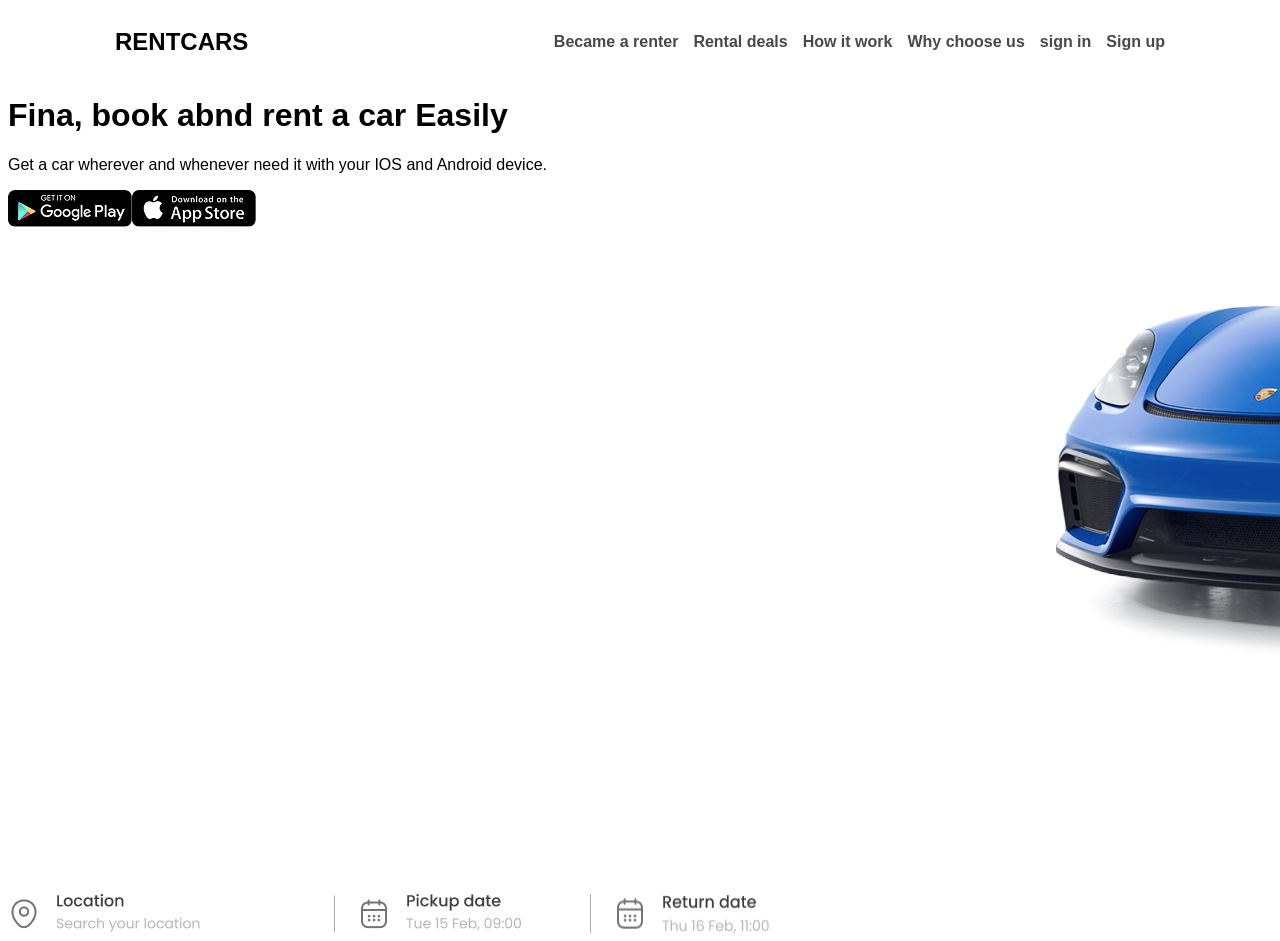
<file: html/index.html>
<!DOCTYPE html>
<html lang="en">

<head>
    <meta charset="UTF-8">
    <meta name="viewport" content="width=device-width, initial-scale=1.0">
    <title>segundo-parcial-019285</title>
    <link rel="stylesheet" href="style.css">
    <link rel="stylesheet" href="style.css">
    <link rel="preconnect" href="https://fonts.googleapis.com">
    <link rel="preconnect" href="https://fonts.gstatic.com" crossorigin>
    <link href="https://fonts.googleapis.com/css2?family=Poppins:wght@400;500;600;700&display=swap" rel="stylesheet">
</head>

<body>

    <header>
        <div class="encabezado">
            <h2 id="logo">RENTCARS</h2>
            <nav class="links">
                <a href="">Became a renter</a>
                <a href="rentalDeals.html">Rental deals</a>
                <a href="howItWorks.html">How it work</a>
                <a href="whyChooseUs.html">Why choose us</a>
                <a href="">sign in</a>
                <a href="">Sign up</a>
            </nav>
        </div>
    </header>

    <h1>Fina, book abnd rent a car Easily</h1>
    <p>Get a car wherever and whenever need it with your IOS and Android device.</p>
    <div class="imagenes">
        <div class="imagenes2">
            <img src="assets/Android.png" id="android">
            <img src="assets/IOS.png" id="IOS">
        </div>
        <div class="imgfondo">
        <img id ="img1" src="assets/car 2 1.png" id="carro">
        <img id="img2" src="assets/LogoFondo.png" alt="">
        </div>
    </div>
    <div class="imagenes3">
        <img src="assets/Location.png" id="location">
        <img src="assets/Pickup fecha.png" id="fecha1">
        <img src="assets/Return fecha.png" id="fecha2">
    </div>
</body>

</html>
</file>
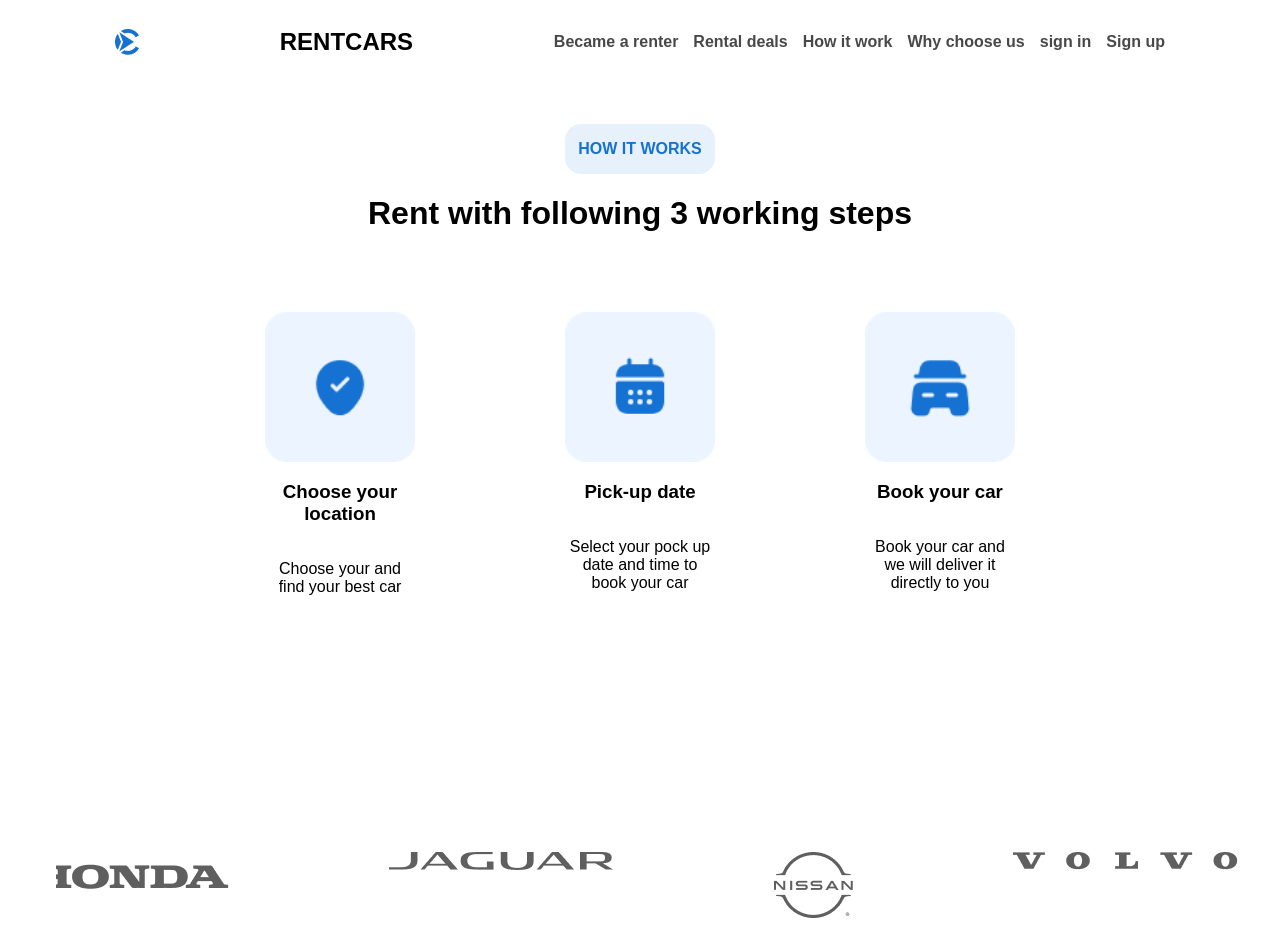
<file: html/howItWorks.html>
<!DOCTYPE html>
<html lang="en">

<head>
    <meta charset="UTF-8">
    <meta name="viewport" content="width=device-width, initial-scale=1.0">
    <title>How It Works</title>
    <link rel="stylesheet" href="style.css">
    <link rel="preconnect" href="https://fonts.googleapis.com">
    <link rel="preconnect" href="https://fonts.gstatic.com" crossorigin>
    <link href="https://fonts.googleapis.com/css2?family=Poppins:wght@400;500;600;700&display=swap" rel="stylesheet">
</head>

<body>
    <header>
        <div class="encabezado">
                <img id = "LogoRENTCARS" src="assets/LogoRENTCARS.png" alt="">
                <h2>RENTCARS</h2>
                <nav class="links">
                    <a href="index.html">Became a renter</a>
                    <a href="rentalDeals.html">Rental deals</a>
                    <a href="howItWorks.html">How it work</a>
                    <a href="whyChooseUs.html">Why choose us</a>
                    <a href="">sign in</a>
                    <a href="">Sign up</a>
                </nav>
        </div>
    </header>

    <h4 id="titulo">HOW IT WORKS</h4>
    <h1 id="subtitulo">Rent with following 3 working steps</h1>

    <div class="contener">
        <div class="textoLogo">
            <img src="assets/icon _car_.png">
            <h3>Choose your location</h3>
            <p>Choose your and find your best car</p>
        </div>
        <div class="textoLogo">
            <img src="assets/icon _car_2.png">
            <h3>Pick-up date</h3>
            <p>Select your pock up date and time to book your car</p>
        </div>
        <div class="textoLogo">
            <img src="assets/icon _car_3.png">
            <h3>Book your car</h3>
            <p>Book your car and we will deliver it directly to you</p>
        </div>
    </div>

    <div class="logosimgHow2">
        <img src="assets/Honda.png">
        <img src="assets/Jaguar.png">
        <img src="assets/Nissan.png">
        <img src="assets/Volvo.png">
        <img src="assets/Audi.png">
        <img src="assets/Acura.png">
    </div>
</body>

</html>
</file>
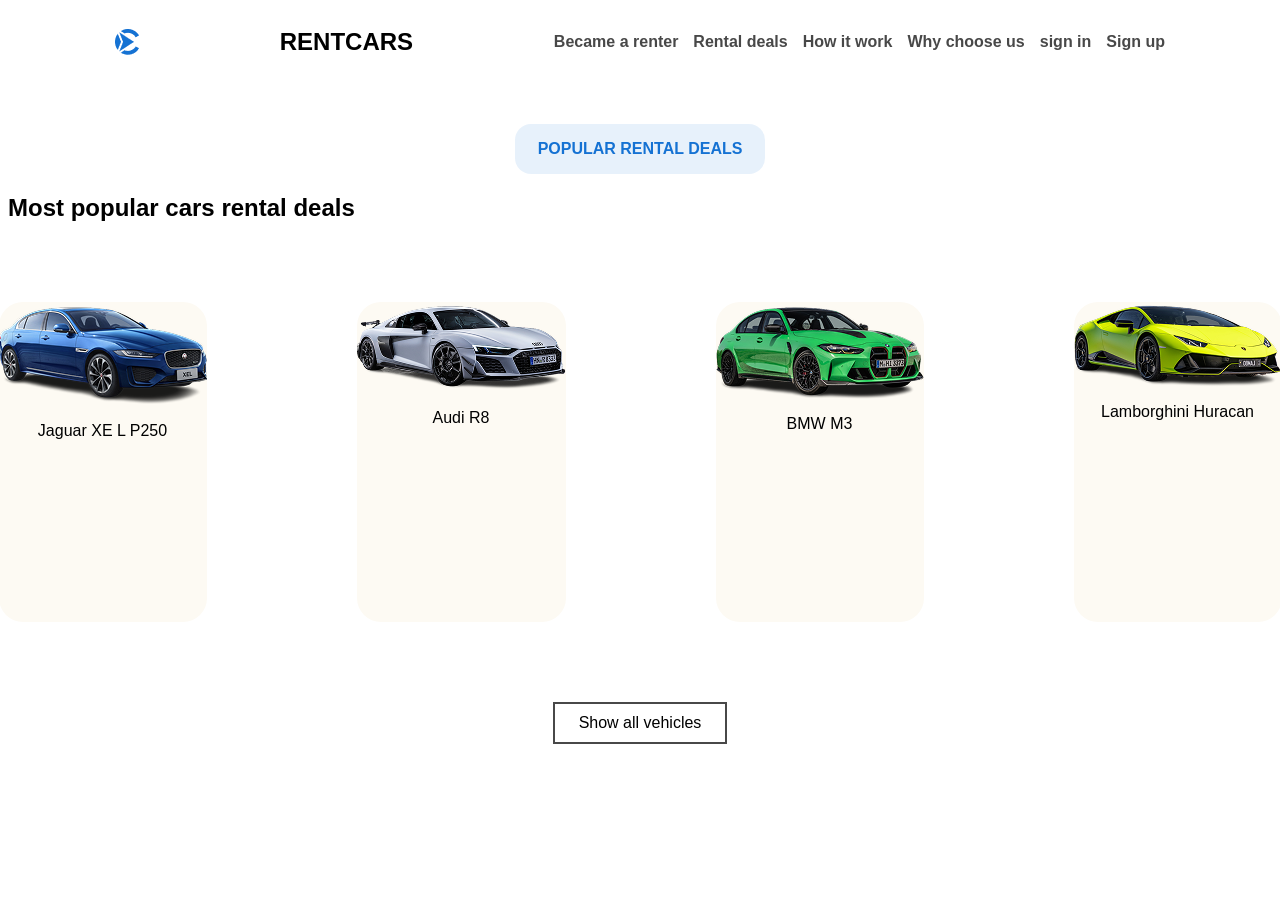
<file: html/rentalDeals.html>
<!DOCTYPE html>
<html lang="en">

<head>
    <meta charset="UTF-8">
    <meta name="viewport" content="width=device-width, initial-scale=1.0">
    <title>Rental Deals</title>
    <link rel="stylesheet" href="style.css">
    <link rel="stylesheet" href="style.css">
    <link rel="preconnect" href="https://fonts.googleapis.com">
    <link rel="preconnect" href="https://fonts.gstatic.com" crossorigin>
    <link href="https://fonts.googleapis.com/css2?family=Poppins:wght@400;500;600;700&display=swap" rel="stylesheet">
</head>

<body>
    <header>
        <div class="encabezado">
            <img src="assets/LogoRENTCARS.png" alt="">
            <h2 id="logo">RENTCARS</h2>
            <nav class="links">
                <a href="index.html">Became a renter</a>
                <a href="rentalDeals.html">Rental deals</a>
                <a href="howItWorks.html">How it work</a>
                <a href="whyChooseUs.html">Why choose us</a>
                <a href="">sign in</a>
                <a href="">Sign up</a>
            </nav>
        </div>
    </header>

    <h4 id="tituloR">POPULAR RENTAL DEALS</h4>

    <h2 id="sepa">Most popular cars rental deals</h2>

    <div class="contenerRental">
        <div class="textoLogoR">
            <img src="assets/Jaguar XE L P250.png" alt="">
            <p>Jaguar XE L P250</p>
        </div>

        <div class="textoLogoR">
            <img src="assets/Audi R8.png" alt="">
            <p>Audi R8</p>
        </div>

        <div class="textoLogoR">
            <img src="assets/BMW M3.png" alt="">
            <p>BMW M3</p>
        </div>

        <div class="textoLogoR">
            <img src="assets/Lamborghini Huracan.png" alt="">
            <p>Lamborghini Huracan</p>
        </div>
    </div>

    <p class="textR">Show all vehicles</p>

</body>

</html>
</file>
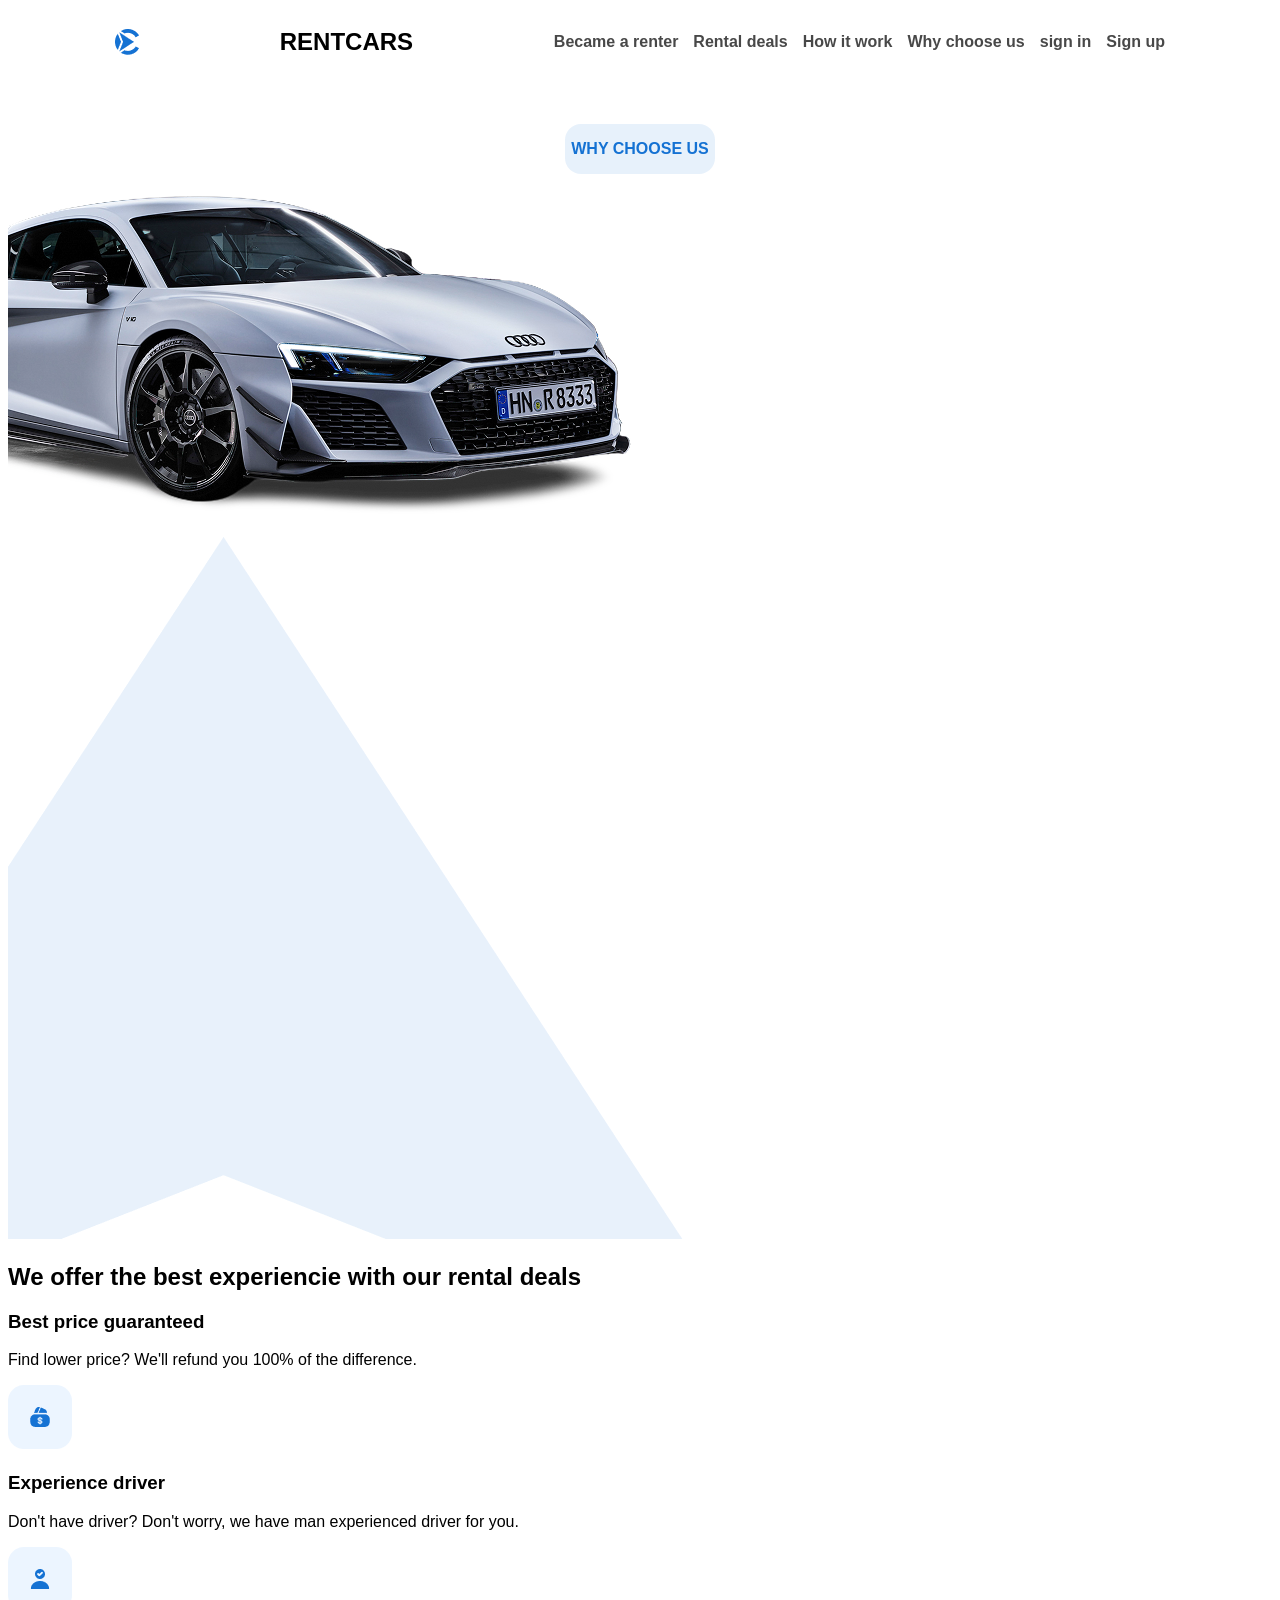
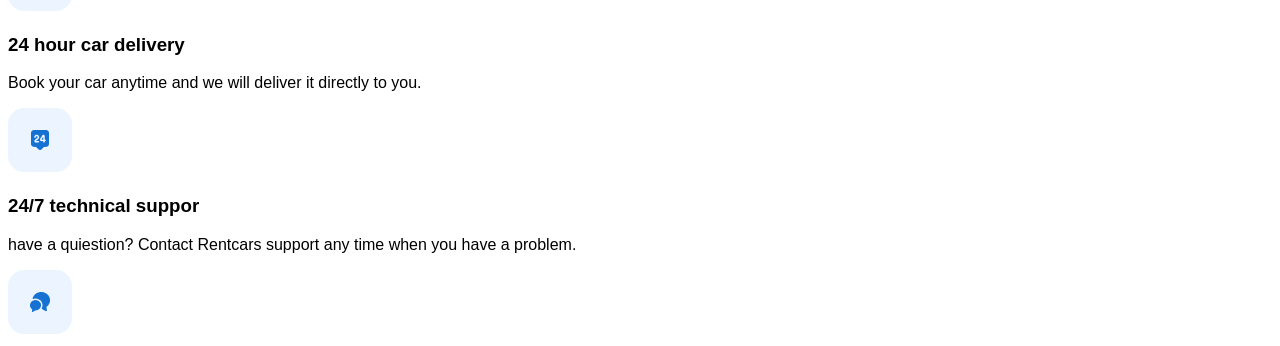
<file: html/whyChooseUs.html>
<!DOCTYPE html>
<html lang="en">
<head>
    <meta charset="UTF-8">
    <meta name="viewport" content="width=device-width, initial-scale=1.0">
    <title>Why Choose Us</title>
    <link rel="stylesheet" href="style.css">
    <link rel="stylesheet" href="style.css">
    <link rel="preconnect" href="https://fonts.googleapis.com">
    <link rel="preconnect" href="https://fonts.gstatic.com" crossorigin>
    <link href="https://fonts.googleapis.com/css2?family=Poppins:wght@400;500;600;700&display=swap" rel="stylesheet">
</head>
<body>
    
    <header>
        <div class="encabezado">
            <img src="assets/LogoRENTCARS.png" alt="">
            <h2 id="logo">RENTCARS</h2>
            <nav class="links">
                <a href="index.html">Became a renter</a>
                <a href="rentalDeals.html">Rental deals</a>
                <a href="howItWorks.html">How it work</a>
                <a href="whyChooseUs.html">Why choose us</a>
                <a href="">sign in</a>
                <a href="">Sign up</a>
            </nav>
        </div>
    </header>

    <h4 id = "titulo" >WHY CHOOSE US</h4>
    <img src="assets/Audi 1.png" alt="">
    <img src="assets/Flecha.png" alt="">

    <h2>We offer the best experiencie with our rental deals</h2>

    <h3>Best price guaranteed</h3>
    <p>Find lower price? We'll refund you 100% of the difference.</p>
    <img src="assets/icon _car_4.png" alt="">

    <h3>Experience driver</h3>
    <p>Don't have driver? Don't worry, we have man experienced driver for you.</p>
    <img src="assets/icon _car_5.png" alt="">

    <h3>24 hour car delivery</h3>
    <p>Book your car anytime and we will deliver it directly to you.</p>
    <img src="assets/icon _car_6.png" alt="">

    <h3>24/7 technical suppor</h3>
    <p>have a quiestion? Contact Rentcars support any time when you have a problem.</p>
    <img src="assets/icon _car_7.png" alt="">
</body>
</html>
</file>
<file: html/style.css>
.encabezado {
    display: flex;
    flex-direction: row;
    align-items: center;
    justify-content: space-between;
    gap: 15px;
    max-width: 1050px;
    margin: auto;
}


/* Tipo de fuente de los textos */

h1 {
    font-family: 'Popins', sans-serif;
}

h2 {
    font-family: 'Popins', sans-serif;
}

h3 {
    font-family: 'Popins', sans-serif;
}

h4 {
    font-family: 'Popins', sans-serif;
}

a {
    font-family: 'Popins', sans-serif;
    color: #484848;
    text-decoration: none;
    font-weight: 600;
}

p {
    font-family: 'Popins', sans-serif;
}

.links {
    display: flex;
    flex-direction: row;
    align-items: center;
    gap: 30px;
}

.imagenes {
    display: flex;
    flex-direction: row;
    width: 500px;
    gap: 50rem;
    background-image: image-set();
}

.imagenes2 {
    display: flex;
    flex-direction: row;
    width: 100%;
    height: 100%;
}

.imagenes3 {
    display: flex;
    flex-direction: row;
}

.imgfondo {
    position: relative;
}

#img1 {
    position: absolute;
    z-index: 2;
}

#img2 {
    position: relative;
    z-index: 1;
    height: 700px;
    margin-left: 300px; 
}

/* Titulo de Rental Deals */

#tituloR {
    color: rgb(21 114 211);
    text-align: center;
    background-color: rgba(21, 114, 211, 10%);
    height: 50px;
    width: 250px;
    border-color: rgba(21, 114, 211, 10%);
    border-radius: 1rem;
    display: flex;
    align-items: center;
    justify-content: center;
    margin: 0 auto;
    margin-top: 3rem;
}

/* Parte de la pagina How It Works */

#titulo {
    color: rgb(21 114 211);
    text-align: center;
    background-color: rgba(21, 114, 211, 10%);
    height: 50px;
    width: 150px;
    border-color: rgba(21, 114, 211, 10%);
    border-radius: 1rem;
    display: flex;
    align-items: center;
    justify-content: center;
    margin: 0 auto;
    margin-top: 3rem;
}

#subtitulo {
    text-align: center;
}

.contener {
    margin-top: 5rem;
    display: flex;
    justify-content: center;
    align-items: flex-start;
    gap: 150px;
}

.textoLogo {
    display: flex;
    flex-direction: column;
    align-items: center;
    text-align: center;
}

.textoLogo img {
    width: 100%;
    height: 100%;
    object-fit: contain;
}

.textoLogo h3 {
    font-family: "Popins", sans-serif;
    width: 150px;
}

.textoLogo p {
    font-family: "Popins", sans-serif;
    width: 150px;
}

.logosimgHow2 {
    width: 100%;
    display: flex;
    flex-direction: row;
    align-items: flex-start;
    gap: 10rem;
    margin-left: 3rem;
    margin-top: 15rem;
}

/* Logo titulo y links del encabezado */

.logo {
    display: flex;
    flex-direction: row;
    align-items: center;
}

.logo img {
    width: 100%;
    height: 100%;
}

.logo h2 {
    margin: 0;
}

/* Modificamos la forma que tendra en Rental Deals */

.contenerRental {
    margin-top: 5rem;
    display: flex;
    justify-content: center;
    align-items: flex-start;
    gap: 150px;
}

.textoLogoR {
    display: flex;
    flex-direction: column;
    align-items: center;
    text-align: center;
    background-color: rgb(253, 250, 243);
    border-color: rgb(253, 250, 243);
    border-radius: 1.5rem;
    height: 20rem;
}

.textR {
    border: solid #484848 2px;
    text-align: center;
    width: 130px;
    padding: 10px 20px;
    margin: 0 auto;
    margin-top: 5rem;
}

.sepa {
    text-align: center;
    justify-content: center;
}


@media (min-width: 768px) {

    .encabezado {
        flex-direction: row;
        justify-content: space-between;
    }

    .links {
        flex-direction: row;
        gap: 15px;
    }
}
</file>
